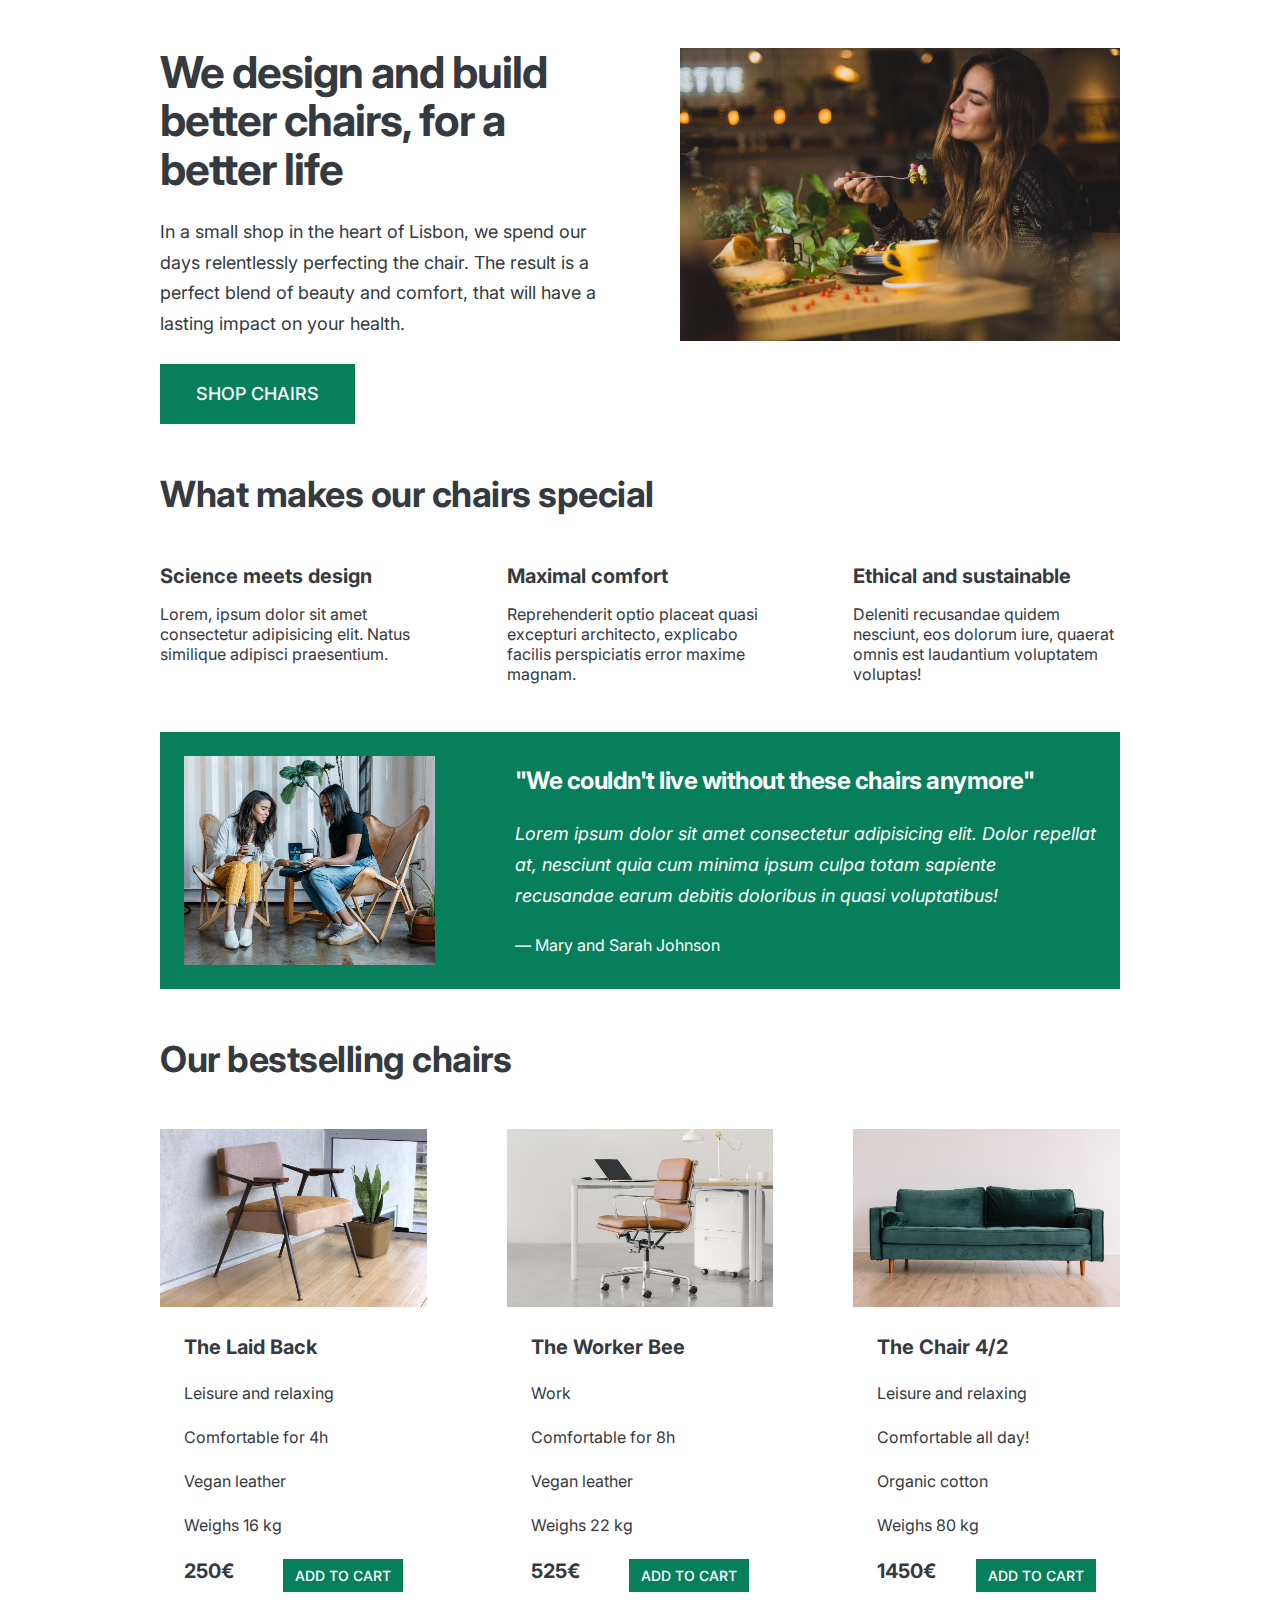
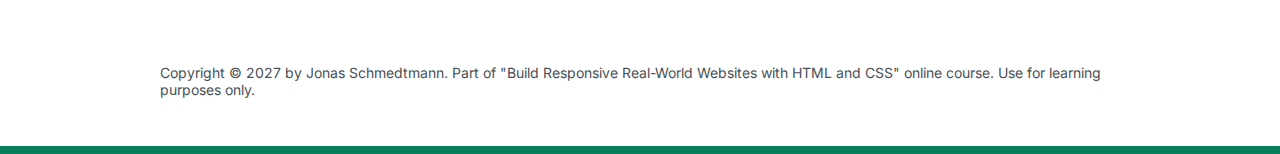
<file: index.html>
<!DOCTYPE html>
<html lang="en">
  <head>
    <meta charset="UTF-8" />
    <meta
      http-equiv="X-UA-Compatible"
      content="IE=edge"
    />
    <meta
      name="viewport"
      content="width=device-width, initial-scale=1.0"
    />
    <link
      rel="preconnect"
      href="https://fonts.googleapis.com"
    />
    <link
      rel="preconnect"
      href="https://fonts.gstatic.com"
      crossorigin
    />

    <link
      href="https://fonts.googleapis.com/css2?family=Inter:ital,opsz,wght@0,14..32,100..900;1,14..32,100..900&display=swap"
      rel="stylesheet"
    />

    <link
      rel="stylesheet"
      href="style.css"
    />
    <title>Lisbon Chair Shop</title>
  </head>
  <body>
    <div class="container">
      <header>
        <div class="header-text-box">
          <h1>We design and build better chairs, for a better life</h1>
          <p class="header-text">
            In a small shop in the heart of Lisbon, we spend our days
            relentlessly perfecting the chair. The result is a perfect blend of
            beauty and comfort, that will have a lasting impact on your health.
          </p>
          <a
            class="btn btn--big"
            href="#"
            >Shop chairs</a
          >
        </div>
        <img
          src="hero.jpg"
          alt="Photo"
        />
      </header>

      <section>
        <h2>What makes our chairs special</h2>
        <div class="grid-3-cols">
          <div>
            <p class="features-title"><strong>Science meets design</strong></p>
            <p class="features-text">
              Lorem, ipsum dolor sit amet consectetur adipisicing elit. Natus
              similique adipisci praesentium.
            </p>
          </div>

          <div>
            <p class="features-title">
              <strong>Maximal comfort</strong>
            </p>
            <p class="features-text">
              Reprehenderit optio placeat quasi excepturi architecto, explicabo
              facilis perspiciatis error maxime magnam.
            </p>
          </div>

          <div>
            <p class="features-title">
              <strong>Ethical and sustainable</strong>
            </p>
            <p class="features-text">
              Deleniti recusandae quidem nesciunt, eos dolorum iure, quaerat
              omnis est laudantium voluptatem voluptas!
            </p>
          </div>
        </div>
      </section>

      <section class="testimonial-section">
        <div class="grid-3-cols">
          <img
            src="customers.jpg"
            alt="People sitting on chairs"
          />
          <div class="testimonial-box">
            <h2>"We couldn't live without these chairs anymore"</h2>
            <blockquote class="testimonial-text">
              Lorem ipsum dolor sit amet consectetur adipisicing elit. Dolor
              repellat at, nesciunt quia cum minima ipsum culpa totam sapiente
              recusandae earum debitis doloribus in quasi voluptatibus!
            </blockquote>
            <p class="testimonial-author">&mdash; Mary and Sarah Johnson</p>
          </div>
        </div>
      </section>

      <section>
        <h2>Our bestselling chairs</h2>
        <div class="grid-3-cols">
          <figure class="chair">
            <img
              src="chair-1.jpg"
              alt="Chair"
            />
            <div class="chair-box">
              <h3>The Laid Back</h3>
              <ul class="chair-details">
                <li>
                  <!-- Span is a generic INLINE text element, it doesn't have any meaning. It's like a div element, but inline -->
                  <span>Leisure and relaxing</span>
                </li>
                <li>
                  <span>Comfortable for 4h</span>
                </li>
                <li>
                  <span>Vegan leather</span>
                </li>
                <li>
                  <span>Weighs 16 kg</span>
                </li>
              </ul>
              <div class="chair-price">
                <strong>250€</strong>
                <a
                  href="#"
                  class="btn btn--small"
                  >Add to cart</a
                >
              </div>
            </div>
          </figure>

          <figure class="chair">
            <img
              src="chair-2.jpg"
              alt="Chair"
            />
            <div class="chair-box">
              <h3>The Worker Bee</h3>
              <ul class="chair-details">
                <li>
                  <span>Work</span>
                </li>
                <li>
                  <span>Comfortable for 8h</span>
                </li>
                <li>
                  <span>Vegan leather</span>
                </li>
                <li>
                  <span>Weighs 22 kg</span>
                </li>
              </ul>
              <div class="chair-price">
                <strong>525€</strong>
                <a
                  href="#"
                  class="btn btn--small"
                  >Add to cart</a
                >
              </div>
            </div>
          </figure>

          <figure class="chair">
            <img
              src="chair-3.jpg"
              alt="Chair"
            />
            <div class="chair-box">
              <h3>The Chair 4/2</h3>
              <ul class="chair-details">
                <li>
                  <span>Leisure and relaxing</span>
                </li>
                <li>
                  <span>Comfortable all day!</span>
                </li>
                <li>
                  <span>Organic cotton</span>
                </li>
                <li>
                  <span>Weighs 80 kg</span>
                </li>
              </ul>
              <div class="chair-price">
                <strong>1450€</strong>
                <a
                  href="#"
                  class="btn btn--small"
                  >Add to cart</a
                >
              </div>
            </div>
          </figure>
        </div>
      </section>

      <footer>
        Copyright &copy; 2027 by Jonas Schmedtmann. Part of "Build Responsive
        Real-World Websites with HTML and CSS" online course. Use for learning
        purposes only.
      </footer>
    </div>
  </body>
</html>
</file>
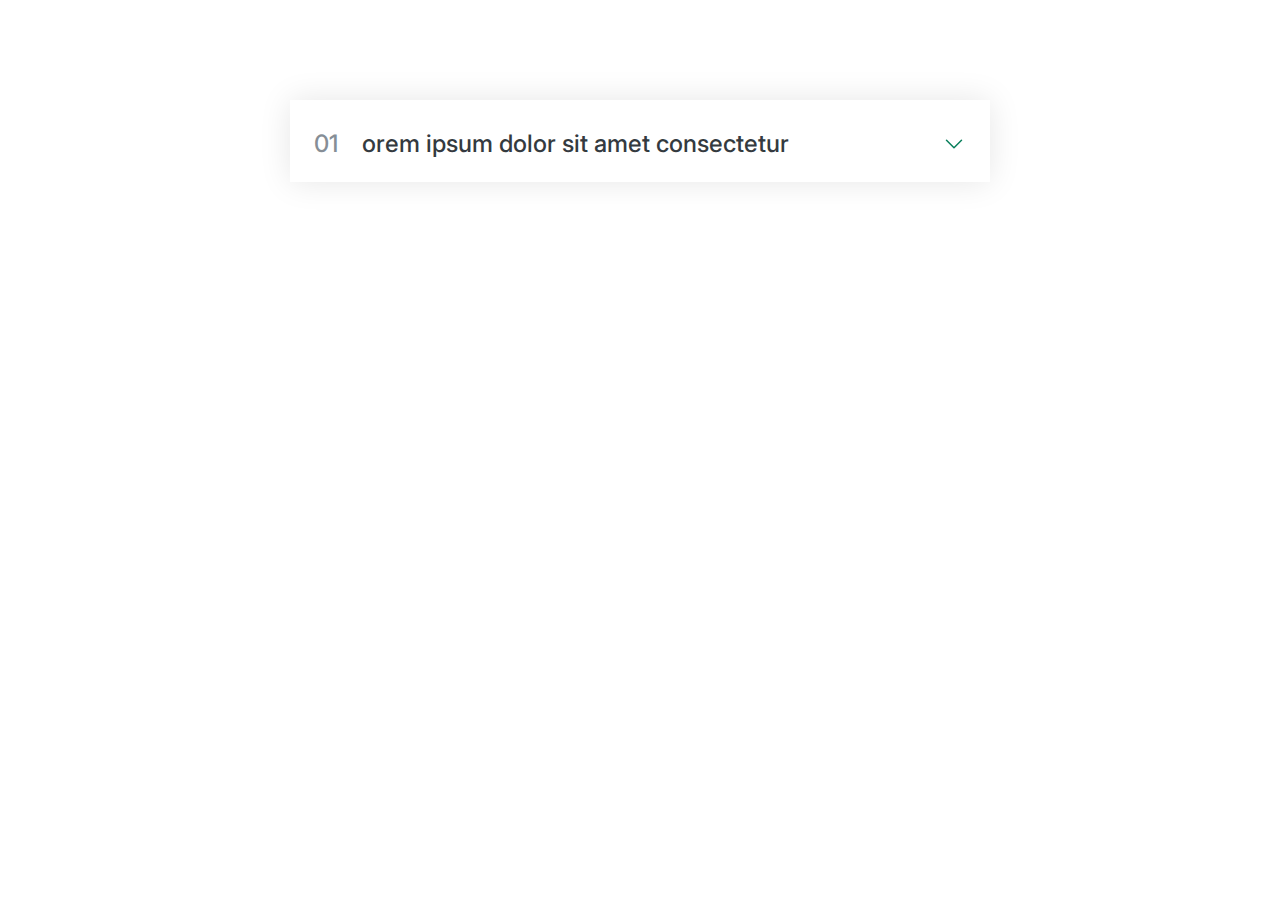
<file: accordion.html>
<!DOCTYPE html>
<html lang="en">
    <head>
        <meta charset="UTF-8" />
        <meta name="viewport" content="width=device-width, initial-scale=1.0" />
        <link
            href="https://fonts.googleapis.com/css2?family=Inter:ital,opsz,wght@0,14..32,100..900;1,14..32,100..900&display=swap"
            rel="stylesheet"
        />
        <link rel="stylesheet" href="acc.css" />

        <title>acc</title>
    </head>
    <body>
        <div class="accordion">
            <input type="checkbox" name="check-1" class="check-box check-box--1" id="check-1" />
            <div class="accordion__item accordion__item--1 col--3">
              
                <span class="accordion__number">01</span>
                <span class="accordion__title">orem ipsum dolor sit amet consectetur</span>

               
                <label for="check-1">
                    <svg
                        xmlns="http://www.w3.org/2000/svg"
                        fill="none"
                        viewBox="0 0 24 24"
                        stroke-width="1.5"
                        stroke="currentColor"
                        class="icon"
                    >
                        <path
                            stroke-linecap="round"
                            stroke-linejoin="round"
                            d="m19.5 8.25-7.5 7.5-7.5-7.5"
                        />
                    </svg>
                </label>

                <div class="accordion__info-box accordion__info-box--1">
                    <p class="accordion__info">
                        Lorem ipsum dolor sit amet consectetur adipisicing elit. Dolor omnis,
                        voluptatem cumque commodi ducimus dolores praesentium consequatur!
                        Reprehenderit voluptatum cumque, r
                    </p>
                    <ul class="accordion__list">
                        <li class="accordion__list-item">
                            Lorem ipsum dolor sit amet consectetur.
                        </li>
                        <li class="accordion__list-item">
                            Lorem ipsum dolor sit amet consectetur.
                        </li>
                        <li class="accordion__list-item">
                            Lorem ipsum dolor sit amet consectetur.
                        </li>
                        <li class="accordion__list-item">
                            Lorem ipsum dolor sit amet consectetur.
                        </li>
                        <li class="accordion__list-item">
                            Lorem ipsum dolor sit amet consectetur.
                        </li>
                    </ul>
                </div>
            </div>

            <!-- <div class="accordion__item accordion__item--2">
                <input type="checkbox" name="check-2" class="check-box check-box--2" id="check-2" />

                <div class="accordion__title-box">
                    <div>
                        <span class="accordion__number">02</span>
                        <span class="accordion__title">orem ipsum dolor sit amet consectetur</span>
                    </div>

                    <label for="check-2"> 
                        <svg
                        xmlns="http://www.w3.org/2000/svg"
                        fill="none"
                        viewBox="0 0 24 24"
                        stroke-width="1.5"
                        stroke="currentColor"
                        class="icon"
                    >
                        <path
                            stroke-linecap="round"
                            stroke-linejoin="round"
                            d="m19.5 8.25-7.5 7.5-7.5-7.5"
                        />
                    </svg>
                       
                </div>

                <div class="accordion__info-box accordion__info-box--2">
                    <p class="accordion__info">
                        Lorem ipsum dolor sit amet consectetur adipisicing elit. Dolor omnis,
                        voluptatem cumque commodi ducimus dolores praesentium consequatur!
                        Reprehenderit voluptatum cumque, r
                    </p>
                    <ul class="accordion__list">
                        <li class="accordion__list-item">
                            Lorem ipsum dolor sit amet consectetur.
                        </li>
                        <li class="accordion__list-item">
                            Lorem ipsum dolor sit amet consectetur.
                        </li>
                        <li class="accordion__list-item">
                            Lorem ipsum dolor sit amet consectetur.
                        </li>
                        <li class="accordion__list-item">
                            Lorem ipsum dolor sit amet consectetur.
                        </li>
                        <li class="accordion__list-item">
                            Lorem ipsum dolor sit amet consectetur.
                        </li>
                    </ul>
                </div>
            </div>

            <div class="accordion__item accordion__item--3">
                <input type="checkbox" name="check-1" class="check-box check-box--3" id="check-3" />
                <div class="accordion__title-box">
                    <div>
                        <span class="accordion__number">03</span>
                        <span class="accordion__title">orem ipsum dolor sit amet consectetur</span>
                    </div>

                    <label for="check-3">
                        
                        <svg
                        xmlns="http://www.w3.org/2000/svg"
                        fill="none"
                        viewBox="0 0 24 24"
                        stroke-width="1.5"
                        stroke="currentColor"
                        class="icon"
                    >
                        <path
                            stroke-linecap="round"
                            stroke-linejoin="round"
                            d="m19.5 8.25-7.5 7.5-7.5-7.5"
                        />
                    </svg></label>
                </div>

                <div class="accordion__info-box accordion__info-box--3">
                    <p class="accordion__info">
                        Lorem ipsum dolor sit amet consectetur adipisicing elit. Dolor omnis,
                        voluptatem cumque commodi ducimus dolores praesentium consequatur!
                        Reprehenderit voluptatum cumque, r
                    </p>
                    <ul class="accordion__list">
                        <li class="accordion__list-item">
                            Lorem ipsum dolor sit amet consectetur.
                        </li>
                        <li class="accordion__list-item">
                            Lorem ipsum dolor sit amet consectetur.
                        </li>
                        <li class="accordion__list-item">
                            Lorem ipsum dolor sit amet consectetur.
                        </li>
                        <li class="accordion__list-item">
                            Lorem ipsum dolor sit amet consectetur.
                        </li>
                        <li class="accordion__list-item">
                            Lorem ipsum dolor sit amet consectetur.
                        </li>
                    </ul>
                </div>
            </div> -->
        </div>
    </body>
</html>
</file>
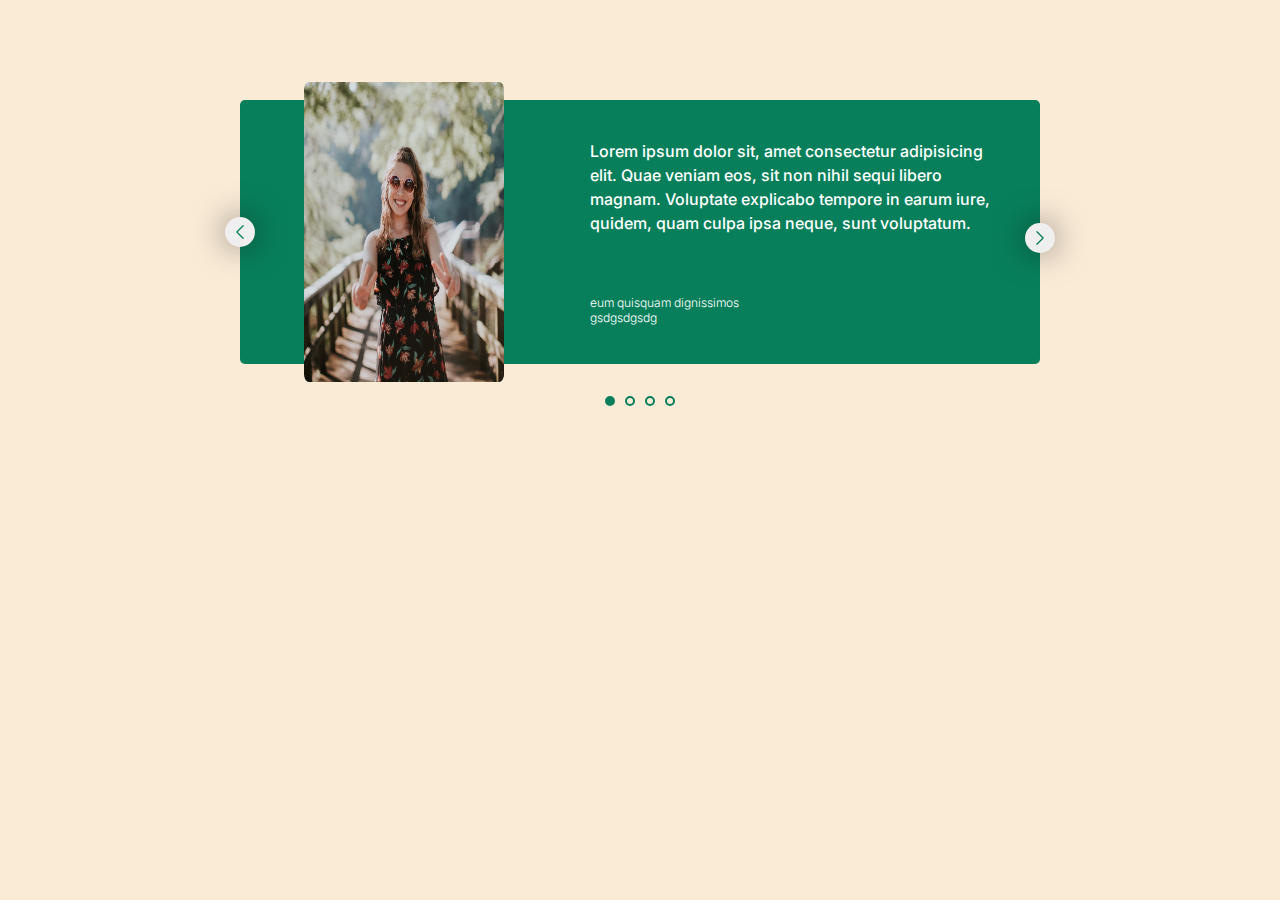
<file: carousel.html>
<!DOCTYPE html>
<html lang="en">
    <head>
        <meta charset="UTF-8" />
        <meta name="viewport" content="width=device-width, initial-scale=1.0" />
        <link
            href="https://fonts.googleapis.com/css2?family=Inter:ital,opsz,wght@0,14..32,100..900;1,14..32,100..900&display=swap"
            rel="stylesheet"
        />
        <link rel="stylesheet" href="carousel.css" />
        <title>Document</title>
    </head>
    <body>
        <div class="carousel">
          
            <div class="carousel-box">
                <button class="btn btn--prev">
                    <svg
                        xmlns="http://www.w3.org/2000/svg"
                        fill="none"
                        viewBox="0 0 24 24"
                        stroke-width="1.5"
                        stroke="currentColor"
                        class="size-6 icon"
                    >
                        <path
                            stroke-linecap="round"
                            stroke-linejoin="round"
                            d="M15.75 19.5 8.25 12l7.5-7.5"
                        />
                    </svg>
                </button>
                <button class="btn btn--next">
                    <svg
                        xmlns="http://www.w3.org/2000/svg"
                        fill="none"
                        viewBox="0 0 24 24"
                        stroke-width="1.5"
                        stroke="currentColor"
                        class="size-6 icon"
                    >
                        <path
                            stroke-linecap="round"
                            stroke-linejoin="round"
                            d="m8.25 4.5 7.5 7.5-7.5 7.5"
                        />
                    </svg>
                </button>
                <div class="carousel__item carousel__item--1">
                    
                    <img src="maria.jpg" alt="ghjg" />

                    <div class="carousel__info-box">
                        <p class="carousel__info">
                            Lorem ipsum dolor sit, amet consectetur adipisicing elit. Quae veniam
                            eos, sit non nihil sequi libero magnam. Voluptate explicabo tempore in
                            earum iure, quidem, quam culpa ipsa neque, sunt voluptatum.
                        </p>
                        <div class="carousel__info-person">
                            <p>eum quisquam dignissimos</p>
                            <p>gsdgsdgsdg</p>
                        </div>
                    </div>
                </div>
              
            </div>
            <div class="pagination">
                
               <div class="pagination__item pagination__item--1"></div>
               <div class="pagination__item pagination__item--2"></div>
               <div class="pagination__item pagination__item--3"></div>
               <div class="pagination__item pagination__item--4"></div> 
            </div>
        </div>
    </body>
</html>
</file>
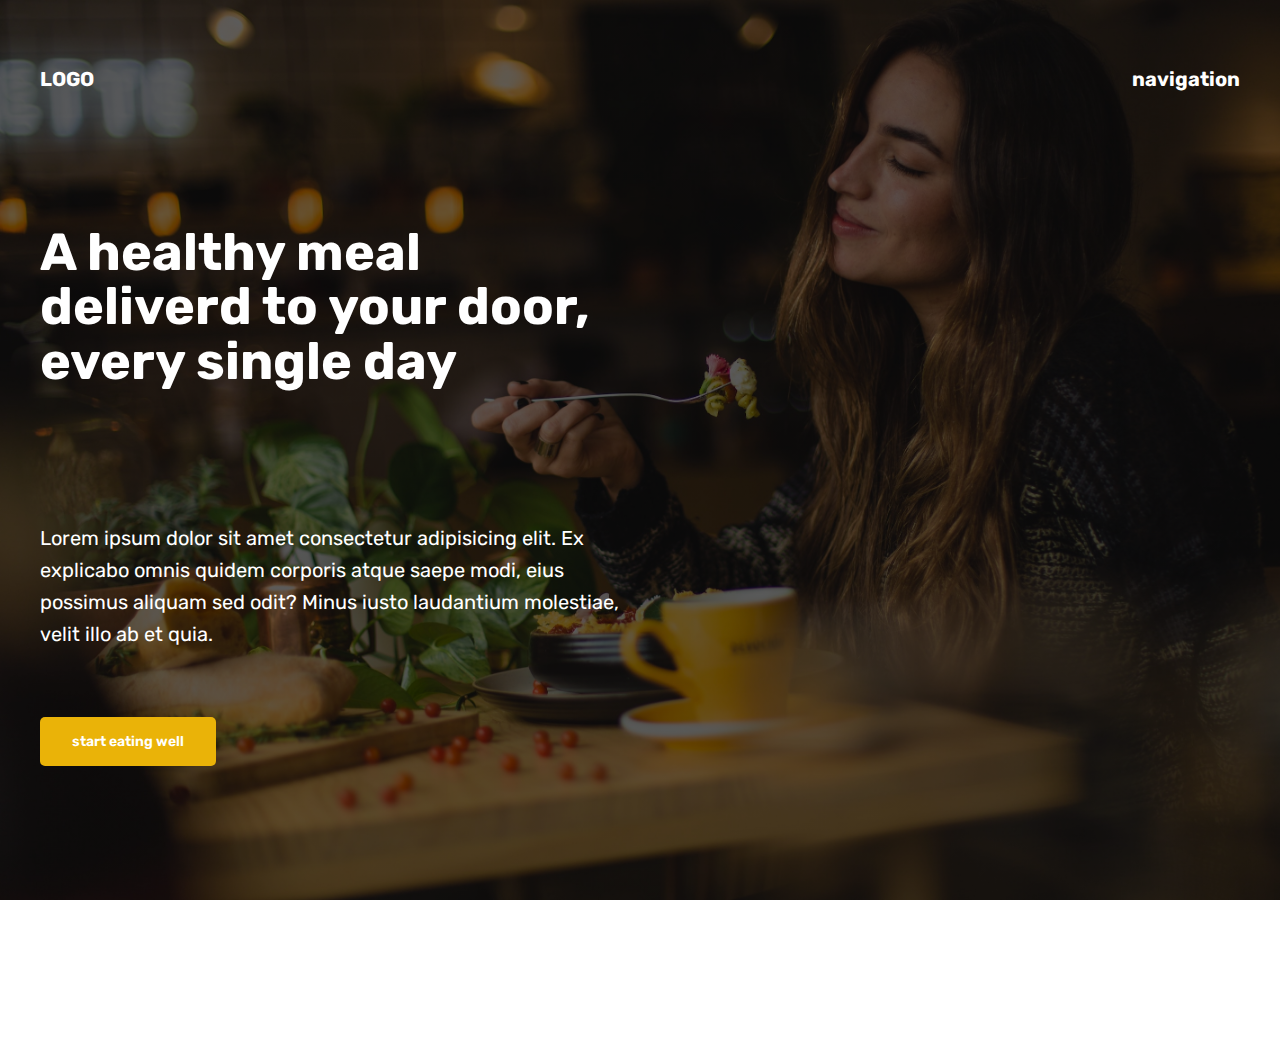
<file: hero.html>
<!DOCTYPE html>
<html lang="en">
  <head>
    <meta charset="UTF-8" />
    <meta
      name="viewport"
      content="width=device-width, initial-scale=1.0"
    />
    <link
      rel="preconnect"
      href="https://fonts.googleapis.com"
    />
    <link
      rel="preconnect"
      href="https://fonts.gstatic.com"
      crossorigin
    />
    <link
      href="https://fonts.googleapis.com/css2?family=Rubik:ital,wght@0,300..900;1,300..900&display=swap"
      rel="stylesheet"
    />
    <link
      rel="stylesheet"
      href="hero.css"
    />
    <title>Document</title>
  </head>
  <body>
    <header>
      <div class="container col--2">
        <nav>
          <div class="logo">LOGO</div>
          <div class="navigation">navigation</div>
        </nav>

        <h1>A healthy meal deliverd to your door, every single day</h1>

        <p class="par">
          Lorem ipsum dolor sit amet consectetur adipisicing elit. Ex explicabo
          omnis quidem corporis atque saepe modi, eius possimus aliquam sed
          odit? Minus iusto laudantium molestiae, velit illo ab et quia.
        </p>

        <a
          href="#"
          class="btn"
          >start eating well</a
        >
      </div>
    </header>
    <section class="container">
      <h2>fjcccccccjffff jffffffffffffffffff</h2>
      <p>
        Lorem ipsum dolor sit amet consectetur adipisicing elit. Rerum
        temporibus quas aperiam explicabo quo veritatis hic quaerat nemo et fuga
        neque deleniti, itaque tenetur fugit nostrum, dicta expedita! Amet,
        necessitatibus.
      </p>
    </section>
  </body>
</html>
</file>
<file: style.css>
/*
SPACING SYSTEM (px)
2 / 4 / 8 / 12 / 16 / 24 / 32 / 48 / 64 / 80 / 96 / 128

FONT SIZE SYSTEM (px)
10 / 12 / 14 / 16 / 18 / 20 / 24 / 30 / 36 / 44 / 52 / 62 / 74 / 86 / 98
*/
/* mainColor:#087f5b */
/* greyColor:#343a40 */
* {
  margin: 0;
  padding: 0;
  box-sizing: border-box;
}

/* ------------------------ */
/* GENERAL STYLES */
/* ------------------------ */
body {
  font-family: "Inter", sans-serif;
  color: #343a40;
  border-bottom: 8px solid #087f5b;
}

.container {
  width: 960px;
  margin: 0 auto;
}

header,
section {
  margin-bottom: 48px;
}

h2 {
  margin-bottom: 48px;
  font-size: 36px;
  letter-spacing: -0.5px;
}

.grid-3-cols {
  display: grid;
  grid-template-columns: repeat(3, 1fr);
  column-gap: 80px;
}

/* ------------------------ */
/* COMPONENT STYLES */
/* ------------------------ */

/* HEADER */
header {
  display: grid;
  grid-template-columns: repeat(2, 1fr);
  column-gap: 80px;
  margin-top: 48px;
}

.header-text-box {
  /* / 16 / 18 / 20 / */
  align-self: center;
  font-size: 18px;
  line-height: 1.6;
}

h1 {
  margin-bottom: 24px;
  font-size: 44px;
  line-height: 1.1;
  letter-spacing: -1px;
}

.header-text {
  margin-bottom: 24px;
  font-size: 18px;
  line-height: 1.7;
}

img {
  width: 100%;
}

/* FEATURES */
.features-icon {
}

.features-title {
  margin-bottom: 16px;
  font-size: 20px;
}
.features-text {
}

/* TESTIMONIAL */
.testimonial-section {
  background-color: #087f5b;
  color: #fff;
  padding: 24px;
}

.testimonial-box {
  grid-column: 2 / -1;
  align-self: center;
}

.testimonial-box h2 {
  margin-bottom: 24px;
  font-size: 24px;
}

.testimonial-text {
  font-style: italic;
  margin-bottom: 24px;
  font-size: 18px;
  line-height: 1.7;
}

/* CHAIRS */
.chair-box {
  padding: 24px;
}

h3 {
  margin-bottom: 24px;
  font-size: 20px;
}

.chair-details {
  list-style: none;
  margin-bottom: 24px;
}

.chair-details li {
  display: flex;
  align-items: center;
  gap: 12px;
  margin-bottom: 24px;
}

.chair-details li:last-child {
  margin-bottom: 0;
}

.chair-icon {
}

.chair-price {
  display: flex;
  justify-content: space-between;
  font-size: 20px;
}

footer {
  margin-bottom: 48px;
  font-size: 14px;
  color:#495057 ;
}

.btn:link,.btn:visited{
  background-color: #087f5b;

  text-decoration: none;
  display: inline-block;
  text-transform: uppercase;
  font-weight: 500;
  color: #fff;
  
}
.btn:hover,.btn:active{
  background-color: #099268;
}

.btn--small{
  padding: 8px 12px;
  font-size: 14px;
}
.btn--big{padding: 16px 36px;
  font-size: 18px;
}
</file>
<file: acc.css>
/*
SPACING SYSTEM (px)
2 / 4 / 8 / 12 / 16 / 24 / 32 / 48 / 64 / 80 / 96 / 128

FONT SIZE SYSTEM (px)
10 / 12 / 14 / 16 / 18 / 20 / 24 / 30 / 36 / 44 / 52 / 62 / 74 / 86 / 98
*/
* {
    margin: 0;
    padding: 0;
    box-sizing: border-box;
}
body {
    /* height: 100vh; */
    /* background-color: antiquewhite; */
    /* place-items: center; */
   color:#343a40;
    font-family: "Inter", sans-serif;
}
.accordion {
    width: 700px;
margin: 100px auto;
    /* background-color: rgb(211, 220, 220); */
    display: flex;
    flex-direction: column;
  color: #343a40;
    gap: 16px;
}
.accordion__item {
   box-shadow: 0 0 32px rgba(0,0,0,.1);
   padding: 24px; font-size: 24px;font-weight: 500;
}
.accordion__title-box {
    display: flex;
    justify-content: space-between;
    align-items: center;
    /* padding: 16px 32px; */

    font-weight: 500;
    font-size: 24px;
}
.col--3{  
   
   display: grid;
   column-gap: 24px;
   grid-template-columns:auto 1fr auto;
   align-content: center;
   /* align-content: center; */
   /* justify-items: center; */
   row-gap:32px
}
.accordion__title {
    /* margin-left: 16px; */
}
.accordion__info-box--1{
  
}
.accordion__info-box {
    display: none;
    /* padding: 16px; */
    line-height: 1.6;
    /* background-color: chartreuse; */
    font-size: 16px;  grid-column: 2/3;
}
label{
   display: grid;
   align-content: center;
}
/* .info-box-2 {
  display: block;
} */
.accordion__list {
    margin-left: 20px;
    color: #868e96;
    display: flex;
    flex-direction: column;
    gap:12px
}
.accordion__number{ color: #868e96;}
.check-box {
    display: none;
}
.check-box--1:checked ~ .accordion__item--1 .accordion__info-box--1 {
    display: block;
}
.check-box--1:checked ~ .accordion__item--1  label  {
    transform: rotate(-180deg);
   
}
.check-box--1:checked ~ .accordion__item--1 .accordion__title {
    color: #087f5b;
    
   
}
.check-box--1:checked ~ .accordion__item--1 .accordion__number {
    color: #087f5b;
    
   
}
.accordion__item--1 { border-top: 5px solid transparent; }
.check-box--1:checked ~ .accordion__item--1 {
  border-top: 5px solid #087f5b;
   
    
   
}
/* .check-box--1:checked ~ .accordion__item--1  {
    border-top: 5px solid #087f5b;
   
    
   
} */
.check-box--1:checked ~ .accordion__title-box .accordion__title {
    color: #087f5b;
    
 }
 .check-box--1:checked ~ .accordion__title-box  {
    border-top:5px solid #087f5b;
    
 }
.check-box--2:checked ~ .accordion__title-box label {
    transform: rotate(-180deg);
   
}
.check-box--3:checked + .accordion__title-box label {
    transform: rotate(-180deg);

}
.check-box--2:checked ~ .accordion__info-box--2 {
    display: block;
}
.check-box--3:checked ~ .accordion__info-box--3 {
    display: block;
}
.accordion__btn {
   
    
   
    padding: 10px;
   
    /* transform: rotate(110deg); */
}
.icon{ stroke: #087f5b;
    width: 24px;
    height: 24px;
    justify-self: end; 
}
</file>
<file: carousel.css>
/*SPACING SYSTEM (px)
2 / 4 / 8 / 12 / 16 / 24 / 32 / 48 / 64 / 80 / 96 / 128

FONT SIZE SYSTEM (px)
10 / 12 / 14 / 16 / 18 / 20 / 24 / 30 / 36 / 44 / 52 / 62 / 74 / 86 / 98
*/
* {
    margin: 0;
    padding: 0;
    box-sizing: border-box;
}
body{
  color:#ffffff;
    font-family: "Inter", sans-serif;
    background-color: antiquewhite;
}
.carousel{
  width: 800px;
  
  margin: 100px auto;
 
  position: relative;

  
 
}
.carousel-box{
  margin-bottom: 32px;
  position: relative;
}
.carousel__item{
  background-color:  #087f5b;
  gap: 86px;
  display: flex;
  /* padding: 10px; */
  padding: 32px 48px 32px 64px;
  border-radius: 5px;
  align-items: center;
}

.carousel__item--1{

}
.btn{
  border-radius: 50%;
padding: 5px;

display: grid;
align-items: center;
justify-items: center;
border: none;
box-shadow: 0 0 32px rgba(0,0,0,.5);
position: absolute;
top:50%;
/* right: 0; */
}
.btn--prev{
left: 0;
  transform: translate(-50%,-50%);
}
.btn--next{

right: 0;
  transform: translate(50%,-30%);
}
.icon{
  width: 20px;
  height: 20px;
  stroke:  #087f5b;

}
.img-box{
 
  

}
img{
  border-radius:5px;
transform: scaleY(1.5);height: 200px;
/* transform-origin: 0 0; */


  
}
.carousel__info-box{

}
.carousel__info{
  line-height: 1.5;
  margin-bottom: 60px;
  font-size: 16px;
  font-weight: 500;
}

.carousel__info-person{
  font-size: 12px;
  font-weight: 300;
}
.pagination{

  display: flex;
  justify-content: center;
  gap:10px

}
.pagination__item{
  width: 10px;
 border: 2px solid #087f5b;
  height:10px;
  border-radius: 50%;

}
.pagination__item--1{
  background-color: #087f5b;
}

.carousel__item--2{
  transform: translateX(-100%);
  position: absolute;
  top:0;
display: none;
}
</file>
<file: hero.css>
* {
  margin: 0;
  padding: 0;
  box-sizing: border-box;
}
body {
  font-family: "Rubik", sans-serif;
  color: #fff;
}
.container {
  max-width: 1200px;
  margin: 0 auto;
}
nav {
  display: flex;
  justify-content: space-between;
  font-weight: 700;
  font-size: 20px;
  /* background-color: chartreuse; */
  grid-column: 1/3;
}
.par {
  grid-column: 1/2;
  color: #fff;
}
header {
  height: 100vh;
  background-image: linear-gradient(rgba(0, 0, 0, 0.6), rgba(0, 0, 0, 0.6)),
    url(hero.jpg);
  background-size: cover;
  background-repeat: no-repeat;
  /* background-position: right; */
}
h1 {
  font-size: 52px;
  /* margin-bottom: 32px; */
  color: #fff;

  line-height: 1.05;
}
p {
  font-size: 20px;
  line-height: 1.6;
  /* margin-bottom: 48px; */
}
.col--2 {
  display: grid;
  grid-template-columns: 1fr 1fr;
  /* justify-items: start; */
  /* gap: 8px; */
  /* padding: 32px; */
  align-items: center;
  /* color: #fff; */
  height: 100%;
}
.btn:link,
.btn:visited {
  grid-column: 1/2;
  display: inline-block;
  padding: 16px 32px;
  background-color: #eab308;
  text-decoration: none;
  color: #fff;
  font-weight: 600;
  font-size: 14px;
  border-radius: 5px;
  justify-self: start;
  align-self: start;
}
h2 {
  margin-bottom: 48px;
}
</file>
